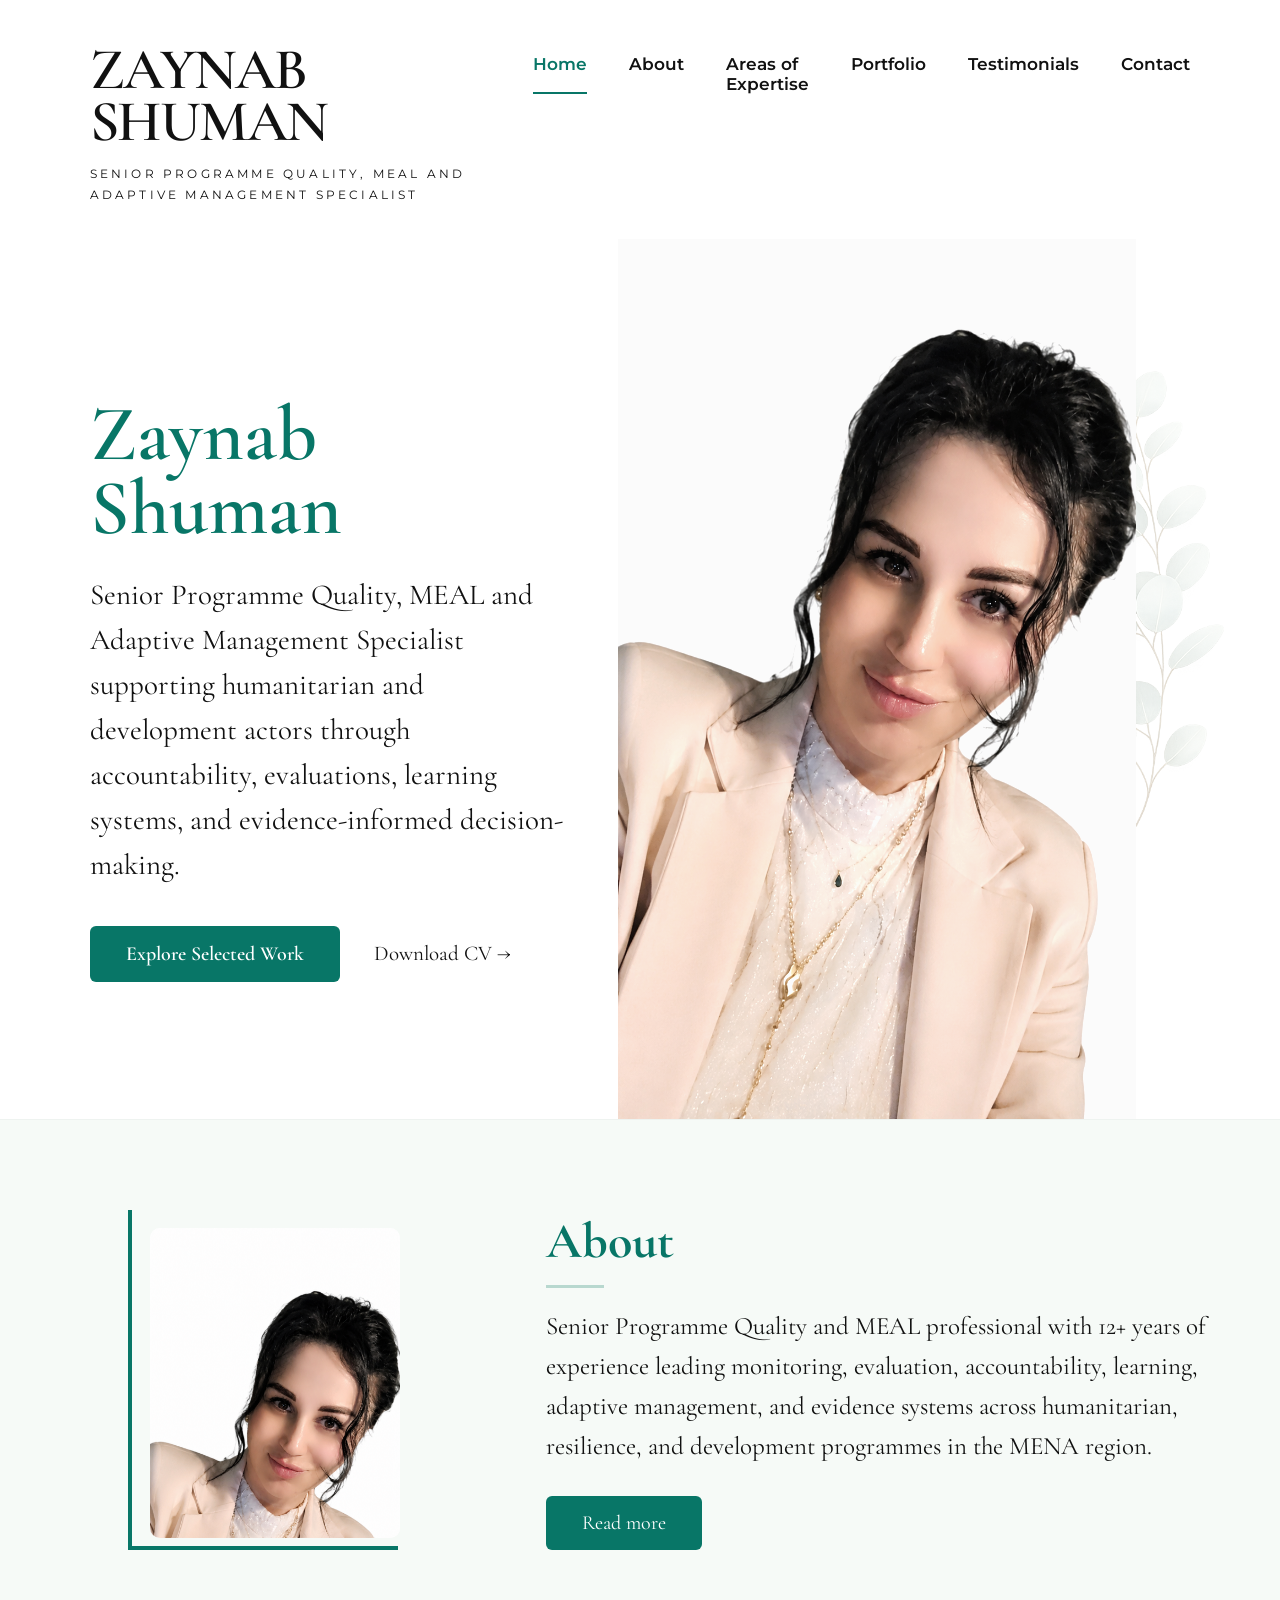
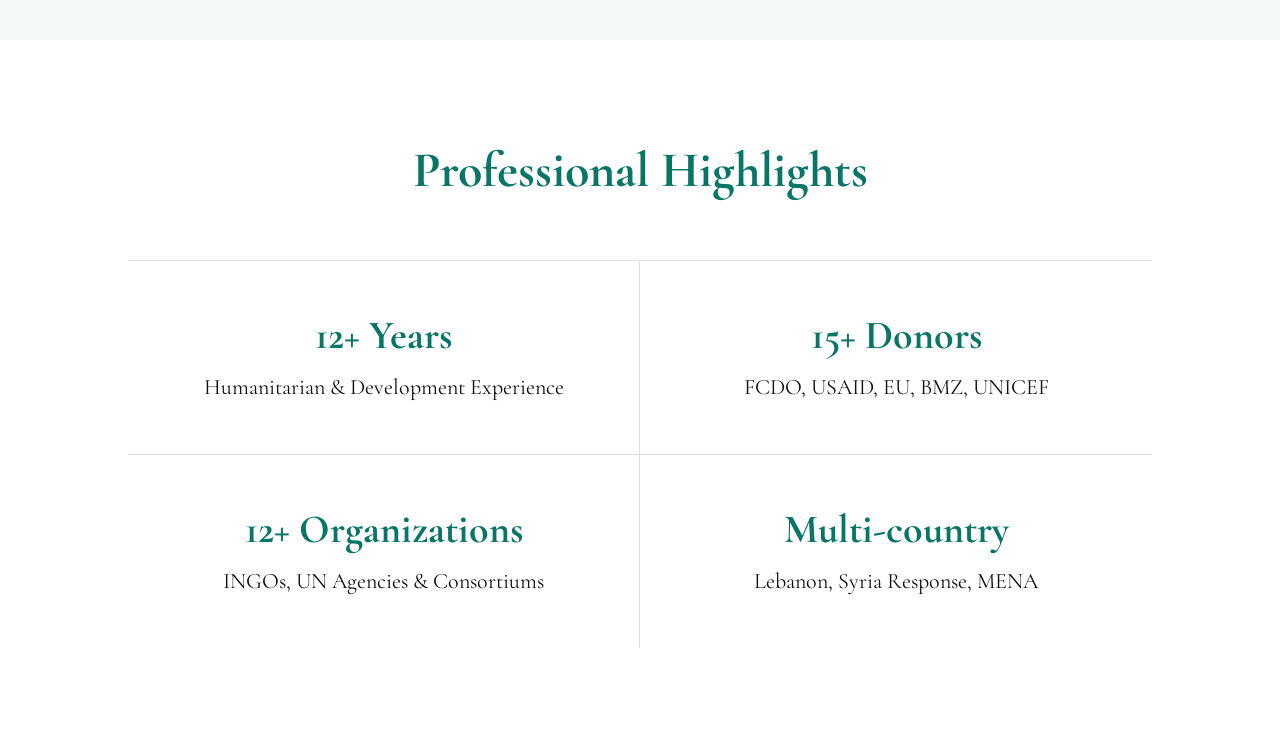
<file: index.html>
<!DOCTYPE html>
<html lang="en">

<head>
  <meta charset="UTF-8" />
  <meta name="viewport" content="width=device-width, initial-scale=1.0" />

  <title>Zaynab Shuman</title>

  <link rel="preconnect" href="https://fonts.googleapis.com">
  <link rel="preconnect" href="https://fonts.gstatic.com" crossorigin>
  <link href="https://fonts.googleapis.com/css2?family=Cormorant+Garamond:wght@500;600&family=Montserrat:wght@400;500;600&display=swap" rel="stylesheet">

  <link rel="stylesheet" href="style.css?v=204">
</head>

<body>

<header class="site-header">
  <div class="brand">
    <a href="index.html">ZAYNAB SHUMAN</a>
    <span>SENIOR PROGRAMME QUALITY, MEAL AND ADAPTIVE MANAGEMENT SPECIALIST</span>
  </div>

  <nav class="nav-links">
    <a href="index.html" class="active">Home</a>
    <a href="about.html">About</a>
    <a href="expertise.html">Areas of Expertise</a>
    <a href="portfolio.html">Portfolio</a>
    <a href="testimonials.html">Testimonials</a>
    <a href="contact.html">Contact</a>
  </nav>
</header>

<section class="hero">
  <div class="hero-text">
    <h1>Zaynab Shuman</h1>

    <p>
      Senior Programme Quality, MEAL and Adaptive Management Specialist supporting
      humanitarian and development actors through accountability, evaluations,
      learning systems, and evidence-informed decision-making.
    </p>

    <div class="hero-buttons">
      <a class="main-btn" href="portfolio.html">Explore Selected Work</a>
      <a class="resume-link" href="#">Download CV →</a>
    </div>
  </div>

  <div class="hero-image">
    <img class="profile-pic" src="profile-hero.png" alt="Zaynab Shuman">
    <img class="botanical" src="botanical.png" alt="">
  </div>
</section>

<section class="about-preview">
  <div class="about-photo">
    <img src="profile-hero.png" alt="Zaynab Shuman">
  </div>

  <div class="about-text">
    <h2>About</h2>

    <p>
      Senior Programme Quality and MEAL professional with 12+ years of experience
      leading monitoring, evaluation, accountability, learning, adaptive management,
      and evidence systems across humanitarian, resilience, and development programmes
      in the MENA region.
    </p>

    <a class="read-btn" href="about.html">Read more</a>
  </div>
</section>

<section class="highlights">
  <h2>Professional Highlights</h2>

  <div class="highlight-grid">
    <div class="highlight-box">
      <h3>12+ Years</h3>
      <p>Humanitarian & Development Experience</p>
    </div>

    <div class="highlight-box">
      <h3>15+ Donors</h3>
      <p>FCDO, USAID, EU, BMZ, UNICEF</p>
    </div>

    <div class="highlight-box">
      <h3>12+ Organizations</h3>
      <p>INGOs, UN Agencies & Consortiums</p>
    </div>

    <div class="highlight-box">
      <h3>Multi-country</h3>
      <p>Lebanon, Syria Response, MENA</p>
    </div>
  </div>
</section>

</body>
</html>
</file>
<file: style.css>
* {
  margin: 0;
  padding: 0;
  box-sizing: border-box;
}

:root {
  --green: #087667;
  --white: #ffffff;
  --soft: #f6faf7;
  --ink: #111111;
  --line: #dbe3de;
}

body {
  background: var(--white);
  color: var(--ink);
  overflow-x: hidden;
  font-family: "Cormorant Garamond", Georgia, serif;
}

/* HEADER */

.site-header {
  display: flex;
  justify-content: space-between;
  align-items: flex-start;
  padding: 44px 7% 34px;
  background: #ffffff;
}

.brand a {
  text-decoration: none;
  color: var(--ink);
  font-size: 58px;
  font-weight: 600;
  letter-spacing: -1.5px;
  line-height: 0.9;
}

.brand span {
  display: block;
  margin-top: 16px;
  max-width: 560px;
  font-family: "Montserrat", Arial, sans-serif;
  font-size: 12px;
  line-height: 1.7;
  letter-spacing: 3.2px;
  text-transform: uppercase;
  color: var(--ink);
}

.nav-links {
  display: flex;
  gap: 42px;
  padding-top: 10px;
  font-family: "Montserrat", Arial, sans-serif;
}

.nav-links a {
  text-decoration: none;
  color: var(--ink);
  font-size: 17px;
  font-weight: 600;
}

.nav-links a.active {
  color: var(--green);
  border-bottom: 2px solid var(--green);
  padding-bottom: 8px;
}

/* HERO */

.hero {
  min-height: 760px;
  display: grid;
  grid-template-columns: 43% 57%;
  align-items: center;
  padding: 20px 7% 0;
  background: #ffffff;
  overflow: hidden;
}

.hero-text {
  position: relative;
  z-index: 3;
}

.hero-text h1 {
  color: var(--green);
  font-size: 78px;
  font-weight: 600;
  line-height: 0.95;
  margin-bottom: 28px;
}

.hero-text p {
  max-width: 570px;
  font-size: 29px;
  line-height: 1.55;
  margin-bottom: 38px;
}

.hero-buttons {
  display: flex;
  align-items: center;
  gap: 34px;
}

.main-btn {
  display: inline-block;
  background: var(--green);
  color: white;
  text-decoration: none;
  padding: 16px 36px;
  border-radius: 6px;
  font-size: 20px;
  font-weight: 600;
}

.resume-link {
  color: var(--ink);
  text-decoration: none;
  font-size: 21px;
}

.hero-image {
  position: relative;
  height: 860px;
  display: flex;
  justify-content: center;
  align-items: flex-end;
}

.profile-pic {
  width: 118%;
  max-width: 980px;
  max-height: 920px;
  object-fit: contain;
  position: relative;
  z-index: 2;
  filter: brightness(1.07) contrast(0.97) saturate(0.94);
}

.botanical {
  position: absolute;
  right: -60px;
  bottom: 40px;
  width: 920px;
  height: 1100px;
  object-fit: contain;
  opacity: 0.28;
  z-index: 1;
}

/* ABOUT */

.about-preview {
  display: grid;
  grid-template-columns: 34% 66%;
  gap: 70px;
  align-items: center;
  padding: 90px 10%;
  background: var(--soft);
  border-top: 1px solid #eef3f0;
}

.about-photo {
  width: 270px;
  height: 340px;
  border-left: 4px solid var(--green);
  border-bottom: 4px solid var(--green);
  padding: 18px 0 0 18px;
}

.about-photo img {
  width: 250px;
  height: 310px;
  object-fit: cover;
  object-position: center top;
  border-radius: 10px;
  background: white;
}

.about-text h2 {
  color: var(--green);
  font-size: 50px;
  margin-bottom: 18px;
}

.about-text h2::after {
  content: "";
  display: block;
  width: 58px;
  height: 3px;
  background: #b8d8cf;
  margin-top: 14px;
}

.about-text p {
  max-width: 850px;
  font-size: 25px;
  line-height: 1.6;
  margin-bottom: 30px;
}

.read-btn {
  display: inline-block;
  background: var(--green);
  color: white;
  text-decoration: none;
  padding: 15px 36px;
  border-radius: 6px;
  font-size: 20px;
}

/* HIGHLIGHTS */

.highlights {
  padding: 100px 10%;
  background: #ffffff;
  text-align: center;
}

.highlights h2 {
  color: var(--green);
  font-size: 50px;
  margin-bottom: 60px;
}

.highlight-grid {
  display: grid;
  grid-template-columns: repeat(2, 1fr);
  max-width: 1050px;
  margin: auto;
}

.highlight-box {
  padding: 50px 40px;
  border-top: 1px solid var(--line);
}

.highlight-box:nth-child(odd) {
  border-right: 1px solid var(--line);
}

.highlight-box h3 {
  color: var(--green);
  font-size: 40px;
  margin-bottom: 12px;
}

.highlight-box p {
  font-size: 22px;
  line-height: 1.5;
}

/* MOBILE */

@media (max-width: 1000px) {
  .site-header {
    flex-direction: column;
    gap: 24px;
  }

  .nav-links {
    flex-wrap: wrap;
    gap: 18px;
  }

  .hero {
    grid-template-columns: 1fr;
    padding-top: 50px;
  }

  .hero-image {
    height: auto;
    margin-top: 40px;
  }

  .botanical {
    right: 0;
    bottom: 20px;
    width: 220px;
  }

  .about-preview {
    grid-template-columns: 1fr;
  }

  .highlight-grid {
    grid-template-columns: 1fr;
  }

  .highlight-box:nth-child(odd) {
    border-right: none;
  }
}
</file>
